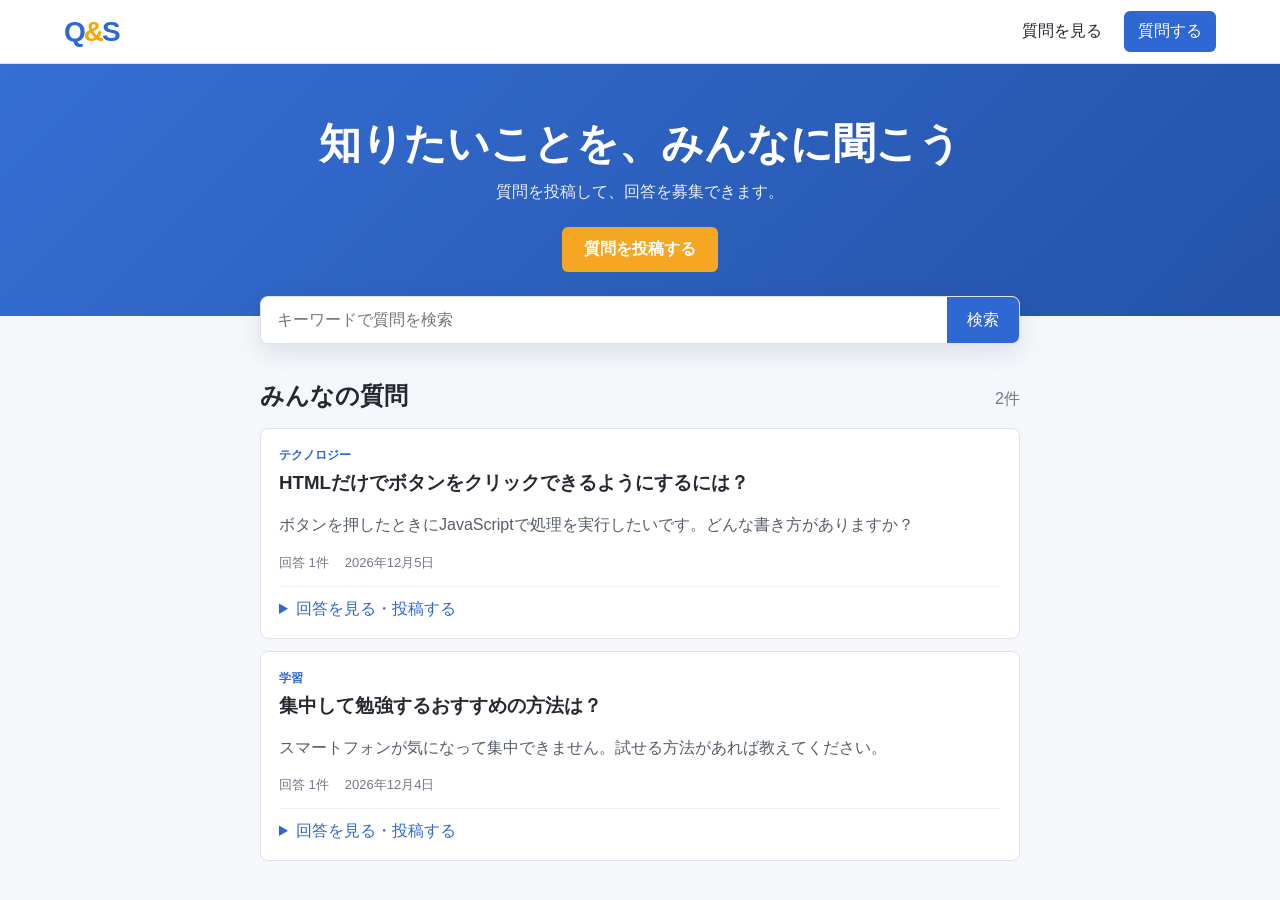
<file: index.html>
<!doctype html>
<html lang="ja">
<head>
  <meta charset="UTF-8">
  <meta name="viewport" content="width=device-width, initial-scale=1">
  <title>Q&S - 質問と回答</title>
  <link rel="stylesheet" href="style.css">
</head>
<body>
  <header class="site-header">
    <a class="logo" href="./">Q<span>&amp;</span>S</a>
    <nav>
      <button class="nav-button" type="button" data-action="show-questions">質問を見る</button>
      <button class="nav-button primary" type="button" data-action="open-form">質問する</button>
    </nav>
  </header>

  <main>
    <section class="hero">
      <h1>知りたいことを、みんなに聞こう</h1>
      <p>質問を投稿して、回答を募集できます。</p>
      <button class="cta-button" type="button" data-action="open-form">質問を投稿する</button>
    </section>

    <section class="search-section">
      <form id="searchForm" class="search-form">
        <input id="searchInput" type="search" placeholder="キーワードで質問を検索" aria-label="質問を検索">
        <button type="submit">検索</button>
      </form>
    </section>

    <section class="questions-section">
      <div class="section-heading">
        <h2>みんなの質問</h2>
        <span id="questionCount"></span>
      </div>
      <div id="questionList" class="question-list"></div>
    </section>
  </main>

  <dialog id="questionDialog">
    <form id="questionForm" method="dialog">
      <div class="dialog-heading">
        <h2>質問を投稿</h2>
        <button class="close-button" type="button" data-action="close-form" aria-label="閉じる">×</button>
      </div>
      <label>
        タイトル
        <input id="questionTitle" name="title" required maxlength="100" placeholder="何を知りたいですか？">
      </label>
      <label>
        詳細
        <textarea id="questionBody" name="body" required maxlength="1000" rows="5" placeholder="状況や条件を詳しく書いてください"></textarea>
      </label>
      <label>
        カテゴリ
        <select id="questionCategory" name="category">
          <option>生活</option>
          <option>テクノロジー</option>
          <option>学習</option>
          <option>仕事</option>
          <option>趣味</option>
          <option>その他</option>
        </select>
      </label>
      <button class="submit-button" type="submit">投稿する</button>
    </form>
  </dialog>

  <template id="questionTemplate">
    <article class="question-card">
      <div class="category"></div>
      <h3></h3>
      <p class="question-body"></p>
      <div class="question-meta">
        <span class="answer-count"></span>
        <time></time>
      </div>
      <details>
        <summary>回答を見る・投稿する</summary>
        <div class="answers"></div>
        <form class="answer-form">
          <input name="answer" required maxlength="500" placeholder="回答を入力">
          <button type="submit">回答</button>
        </form>
      </details>
    </article>
  </template>

  <script src="script.js"></script>
</body>
</html>
</file>
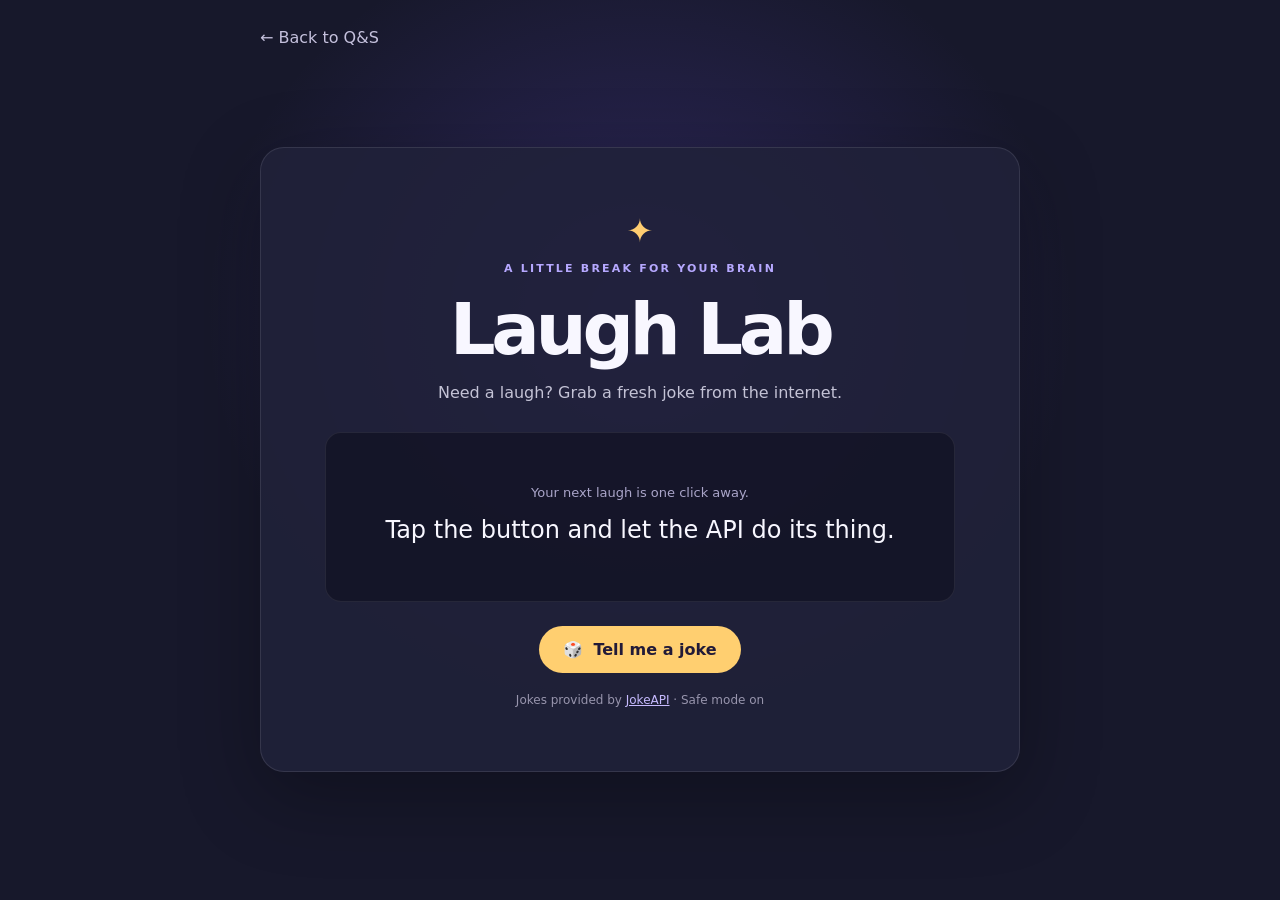
<file: joke.html>
<!doctype html>
<html lang="en">
<head>
  <meta charset="UTF-8">
  <meta name="viewport" content="width=device-width, initial-scale=1">
  <meta name="theme-color" content="#17182b">
  <title>Laugh Lab — Random Joke Generator</title>
  <link rel="stylesheet" href="joke.css">
  <script src="joke.js" defer></script>
</head>
<body>
  <main class="page-shell">
    <a class="back-link" href="./">← Back to Q&amp;S</a>

    <section class="joke-card" aria-labelledby="page-title">
      <div class="sparkle" aria-hidden="true">✦</div>
      <p class="eyebrow">A LITTLE BREAK FOR YOUR BRAIN</p>
      <h1 id="page-title">Laugh Lab</h1>
      <p class="intro">Need a laugh? Grab a fresh joke from the internet.</p>

      <div class="joke-box" aria-live="polite" aria-atomic="true">
        <p id="status" class="status">Your next laugh is one click away.</p>
        <p id="jokeText" class="joke-text">Tap the button and let the API do its thing.</p>
        <p id="jokeDelivery" class="joke-delivery" hidden></p>
        <p id="jokeCategory" class="joke-category" hidden></p>
      </div>

      <button id="jokeButton" class="joke-button" type="button">
        <span aria-hidden="true">🎲</span> Tell me a joke
      </button>
      <p class="api-note">Jokes provided by <a href="https://jokeapi.dev/" target="_blank" rel="noreferrer">JokeAPI</a> · Safe mode on</p>
    </section>
  </main>
</body>
</html>
</file>
<file: style.css>
:root {
  --blue: #2f67d3;
  --blue-dark: #204fa7;
  --ink: #242831;
  --muted: #707786;
  --line: #dde2ea;
  --background: #f5f7fb;
}

* { box-sizing: border-box; }

body {
  margin: 0;
  color: var(--ink);
  background: var(--background);
  font-family: -apple-system, BlinkMacSystemFont, "Hiragino Kaku Gothic ProN", "Yu Gothic", Meiryo, sans-serif;
}

button, input, textarea, select { font: inherit; }
button { cursor: pointer; }

.site-header {
  height: 64px;
  padding: 0 5%;
  display: flex;
  align-items: center;
  justify-content: space-between;
  background: #fff;
  border-bottom: 1px solid var(--line);
}

.logo {
  color: var(--blue);
  font-size: 28px;
  font-weight: 800;
  letter-spacing: -2px;
  text-decoration: none;
}
.logo span { color: #f7a600; }

nav { display: flex; gap: 8px; }
.nav-button {
  border: 0;
  background: transparent;
  color: var(--ink);
  padding: 10px 14px;
  border-radius: 6px;
}
.nav-button.primary { background: var(--blue); color: #fff; }

main { min-height: calc(100vh - 64px); }
.hero {
  text-align: center;
  padding: 52px 20px 44px;
  color: #fff;
  background: linear-gradient(135deg, #356ed4, #2453a8);
}
.hero h1 { margin: 0 0 10px; font-size: clamp(26px, 5vw, 42px); }
.hero p { margin: 0 0 24px; opacity: .9; }
.cta-button, .submit-button {
  border: 0;
  border-radius: 6px;
  padding: 12px 22px;
  color: #fff;
  background: #f5a623;
  font-weight: 700;
}

.search-section { width: min(760px, 90%); margin: -20px auto 24px; }
.search-form {
  display: flex;
  background: #fff;
  border: 1px solid var(--line);
  border-radius: 8px;
  box-shadow: 0 8px 24px rgba(30, 50, 90, .12);
  overflow: hidden;
}
.search-form input { flex: 1; border: 0; outline: 0; padding: 14px 16px; }
.search-form button { border: 0; padding: 0 20px; color: #fff; background: var(--blue); }

.questions-section { width: min(760px, 90%); margin: 0 auto 60px; }
.section-heading { display: flex; align-items: baseline; justify-content: space-between; }
.section-heading h2 { margin: 12px 0 16px; }
#questionCount { color: var(--muted); }
.question-list { display: grid; gap: 12px; }

.question-card {
  background: #fff;
  border: 1px solid var(--line);
  border-radius: 8px;
  padding: 18px;
}
.category { color: var(--blue); font-size: 12px; font-weight: 700; }
.question-card h3 { margin: 6px 0 8px; }
.question-body { color: #555d69; line-height: 1.6; white-space: pre-wrap; }
.question-meta { display: flex; gap: 16px; color: var(--muted); font-size: 13px; }
.question-card details { margin-top: 14px; border-top: 1px solid #edf0f5; padding-top: 12px; }
.question-card summary { color: var(--blue); cursor: pointer; }
.answers { display: grid; gap: 8px; margin: 12px 0; }
.answer { margin: 0; padding: 10px; border-radius: 6px; background: #f5f7fb; }
.answer-form { display: flex; gap: 8px; }
.answer-form input { flex: 1; min-width: 0; border: 1px solid var(--line); border-radius: 6px; padding: 9px; }
.answer-form button { border: 0; border-radius: 6px; color: #fff; background: var(--blue); padding: 9px 14px; }

dialog { width: min(520px, calc(100% - 32px)); border: 0; border-radius: 10px; padding: 0; box-shadow: 0 20px 50px rgba(0,0,0,.25); }
dialog::backdrop { background: rgba(20, 28, 45, .45); }
#questionForm { display: grid; gap: 14px; padding: 22px; }
.dialog-heading { display: flex; align-items: center; justify-content: space-between; }
.dialog-heading h2 { margin: 0; }
.close-button { border: 0; background: transparent; font-size: 26px; color: var(--muted); }
#questionForm label { display: grid; gap: 7px; font-weight: 700; }
#questionForm input, #questionForm textarea, #questionForm select { width: 100%; border: 1px solid var(--line); border-radius: 6px; padding: 11px; resize: vertical; }
.submit-button { margin-top: 4px; }

.empty { text-align: center; color: var(--muted); padding: 40px 10px; }
</file>
<file: joke.css>
* { box-sizing: border-box; }

:root {
  color-scheme: dark;
  font-family: Inter, ui-sans-serif, system-ui, -apple-system, BlinkMacSystemFont, "Segoe UI", sans-serif;
  color: #f8f7ff;
  background: #17182b;
}

body {
  min-width: 320px;
  min-height: 100vh;
  margin: 0;
  background:
    radial-gradient(ellipse at 50% 35%, rgba(119, 89, 255, .24), transparent 48%),
    #17182b;
}

button { font: inherit; }
.page-shell {
  width: min(100% - 32px, 760px);
  min-height: 100vh;
  margin: 0 auto;
  padding: 28px 0;
  display: grid;
  grid-template-rows: auto 1fr;
}
.back-link { color: #c4c0dc; text-decoration: none; width: fit-content; }
.back-link:hover { color: white; }
.joke-card {
  align-self: center;
  position: relative;
  overflow: hidden;
  padding: clamp(28px, 7vw, 64px);
  text-align: center;
  background: rgba(32, 33, 57, .88);
  border: 1px solid rgba(255, 255, 255, .1);
  border-radius: 24px;
  box-shadow: 0 24px 80px rgba(0, 0, 0, .3);
}
.sparkle { color: #ffcd70; font-size: 32px; }
.eyebrow { margin: 12px 0; color: #b6a8ff; font-size: 11px; font-weight: 800; letter-spacing: .2em; }
h1 { margin: 0; font-size: clamp(42px, 9vw, 72px); letter-spacing: -.06em; }
.intro { margin: 12px 0 30px; color: #c4c3d6; }
.joke-box {
  min-height: 170px;
  padding: 24px;
  display: flex;
  flex-direction: column;
  justify-content: center;
  background: rgba(15, 16, 31, .62);
  border: 1px solid rgba(255, 255, 255, .08);
  border-radius: 16px;
}
.status { margin: 0 0 12px; color: #aaa5c9; font-size: 13px; }
.joke-text { margin: 0; font-size: clamp(18px, 4vw, 24px); line-height: 1.55; white-space: pre-line; }
.joke-delivery { margin: 14px 0 0; color: #ffda91; font-size: clamp(17px, 3.5vw, 21px); font-weight: 700; }
.joke-category { margin: 16px 0 0; color: #b6a8ff; font-size: 12px; }
.joke-button {
  margin: 24px auto 0;
  padding: 14px 24px;
  display: inline-flex;
  align-items: center;
  justify-content: center;
  gap: 10px;
  color: #211a38;
  background: #ffcf70;
  border: 0;
  border-radius: 999px;
  font-weight: 800;
  cursor: pointer;
  transition: transform .15s ease, background .15s ease;
}
.joke-button:hover { transform: translateY(-2px); background: #ffdc91; }
.joke-button:focus-visible, a:focus-visible { outline: 3px solid #b6a8ff; outline-offset: 4px; }
.joke-button:disabled { cursor: wait; opacity: .7; transform: none; }
.api-note { margin: 20px 0 0; color: #9895ad; font-size: 12px; }
.api-note a { color: #c7bbff; }
@media (max-width: 480px) {
  .joke-card { border-radius: 18px; }
  .joke-box { padding: 20px 16px; }
}
</file>
